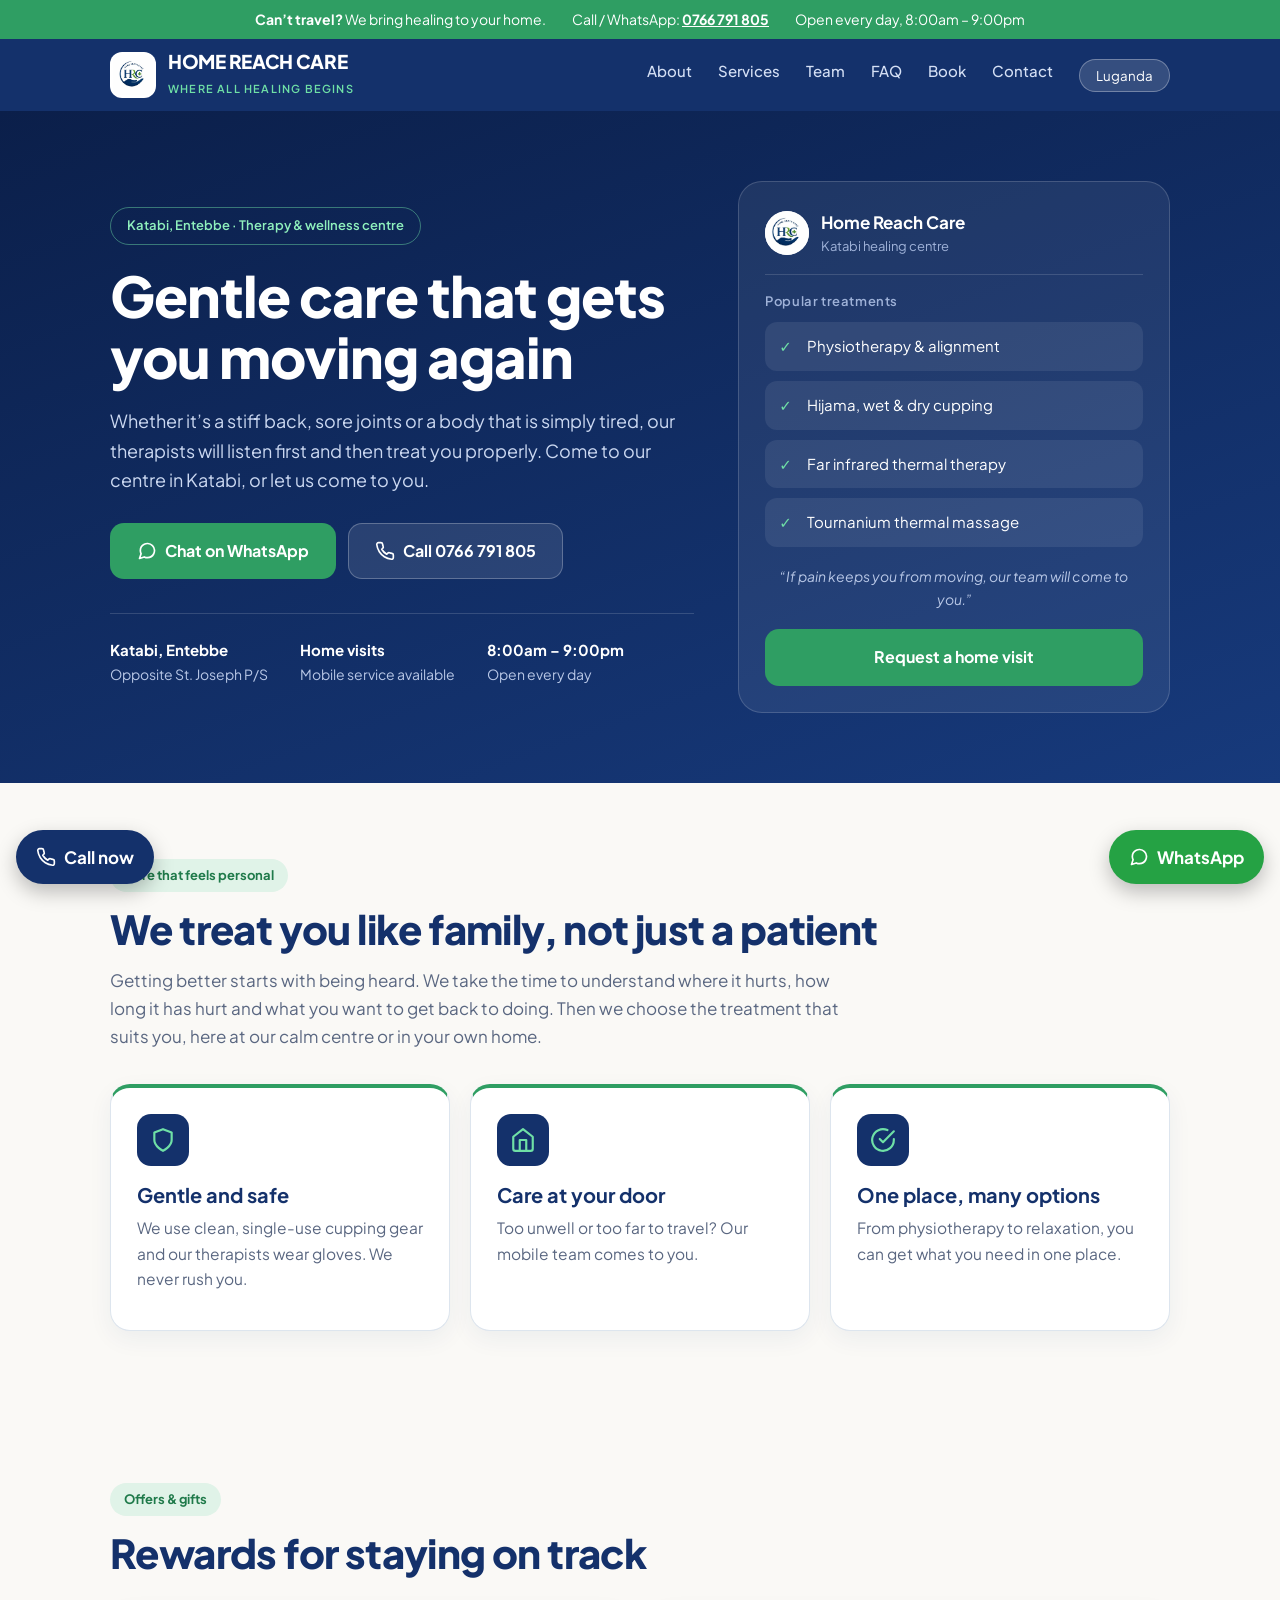
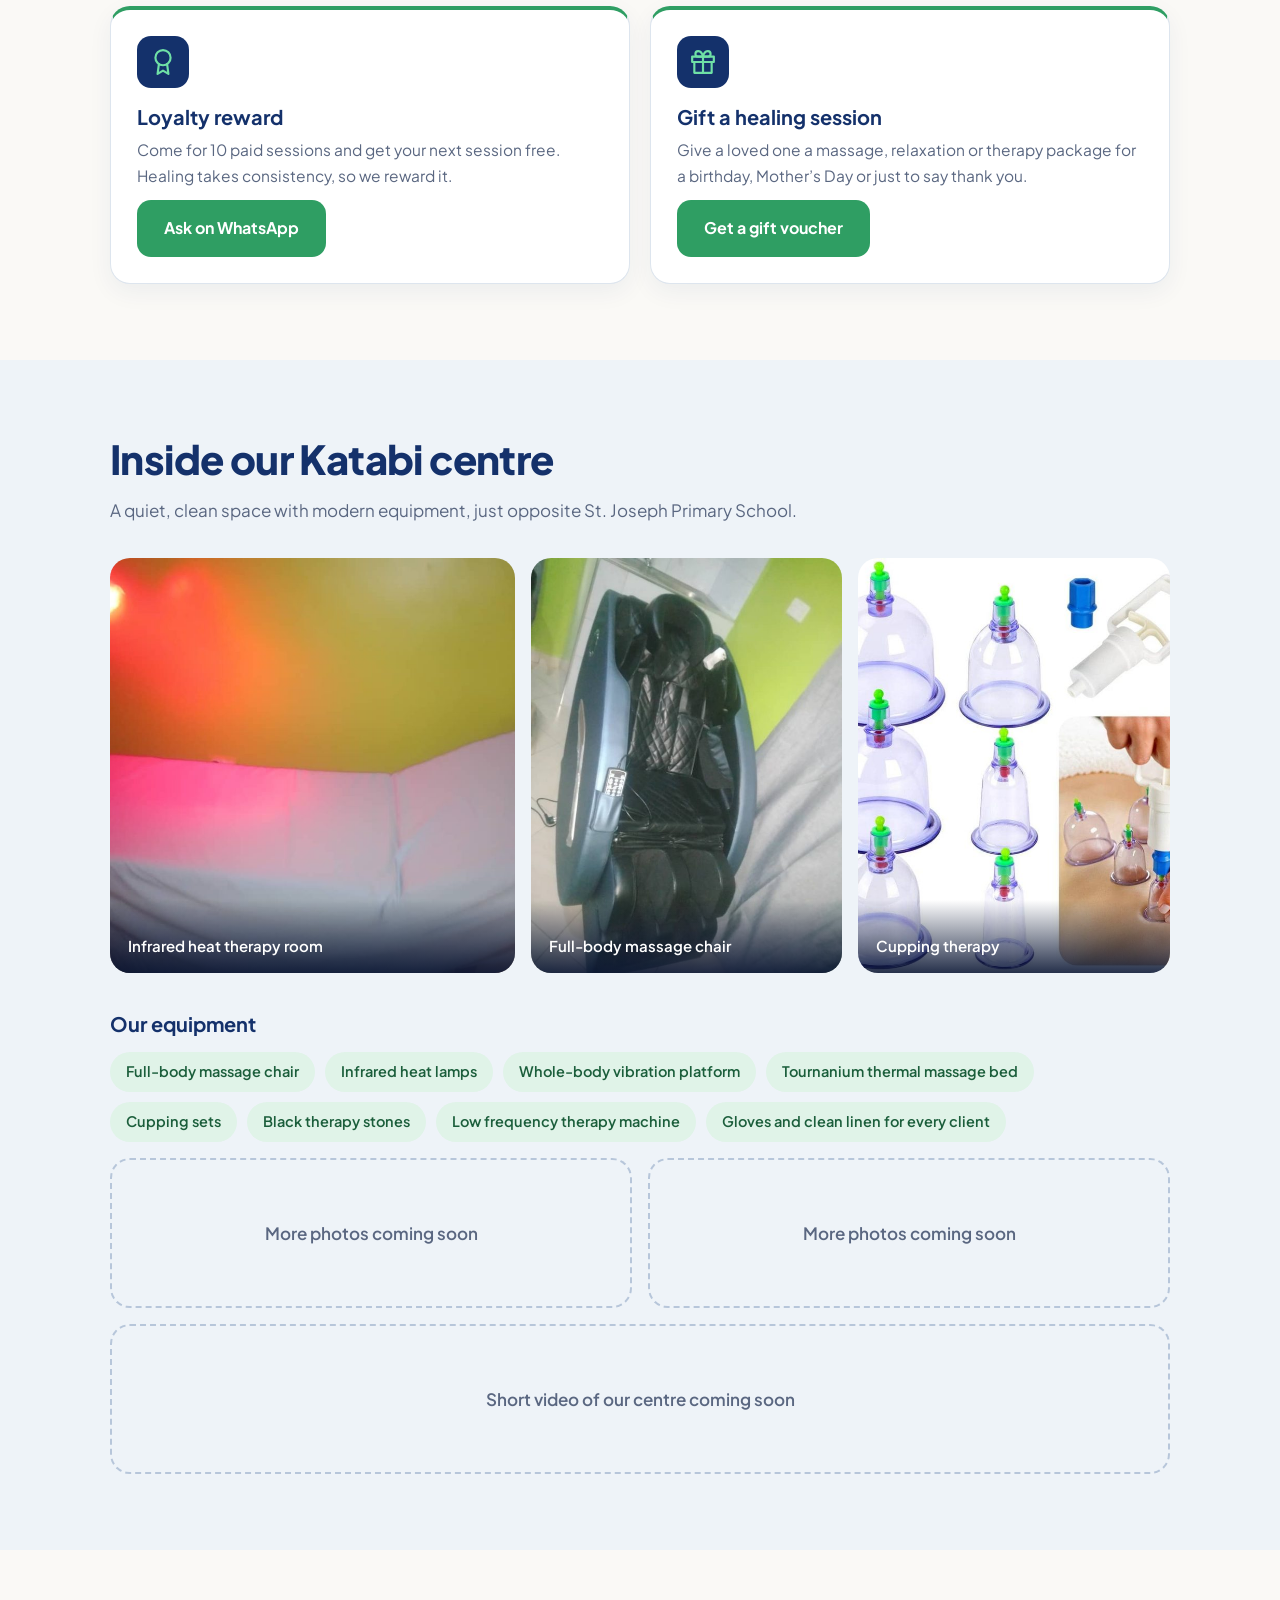
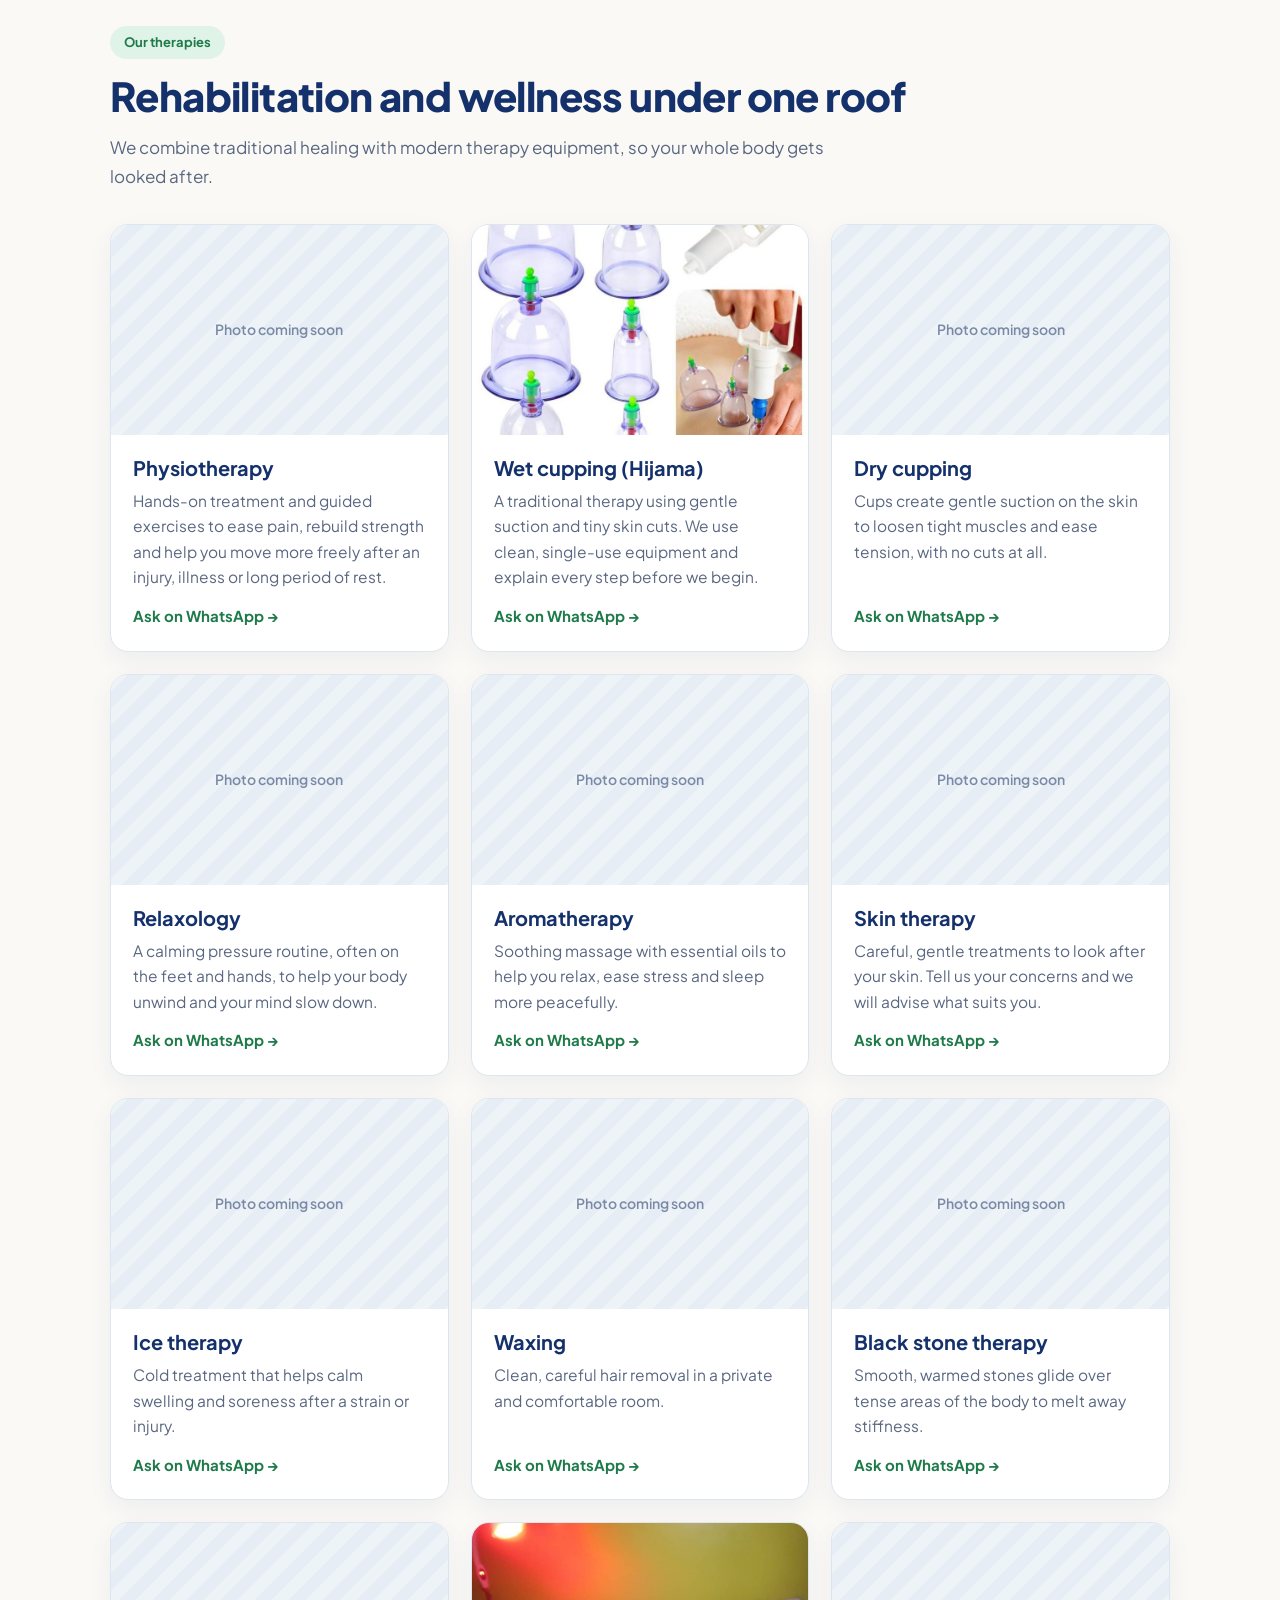
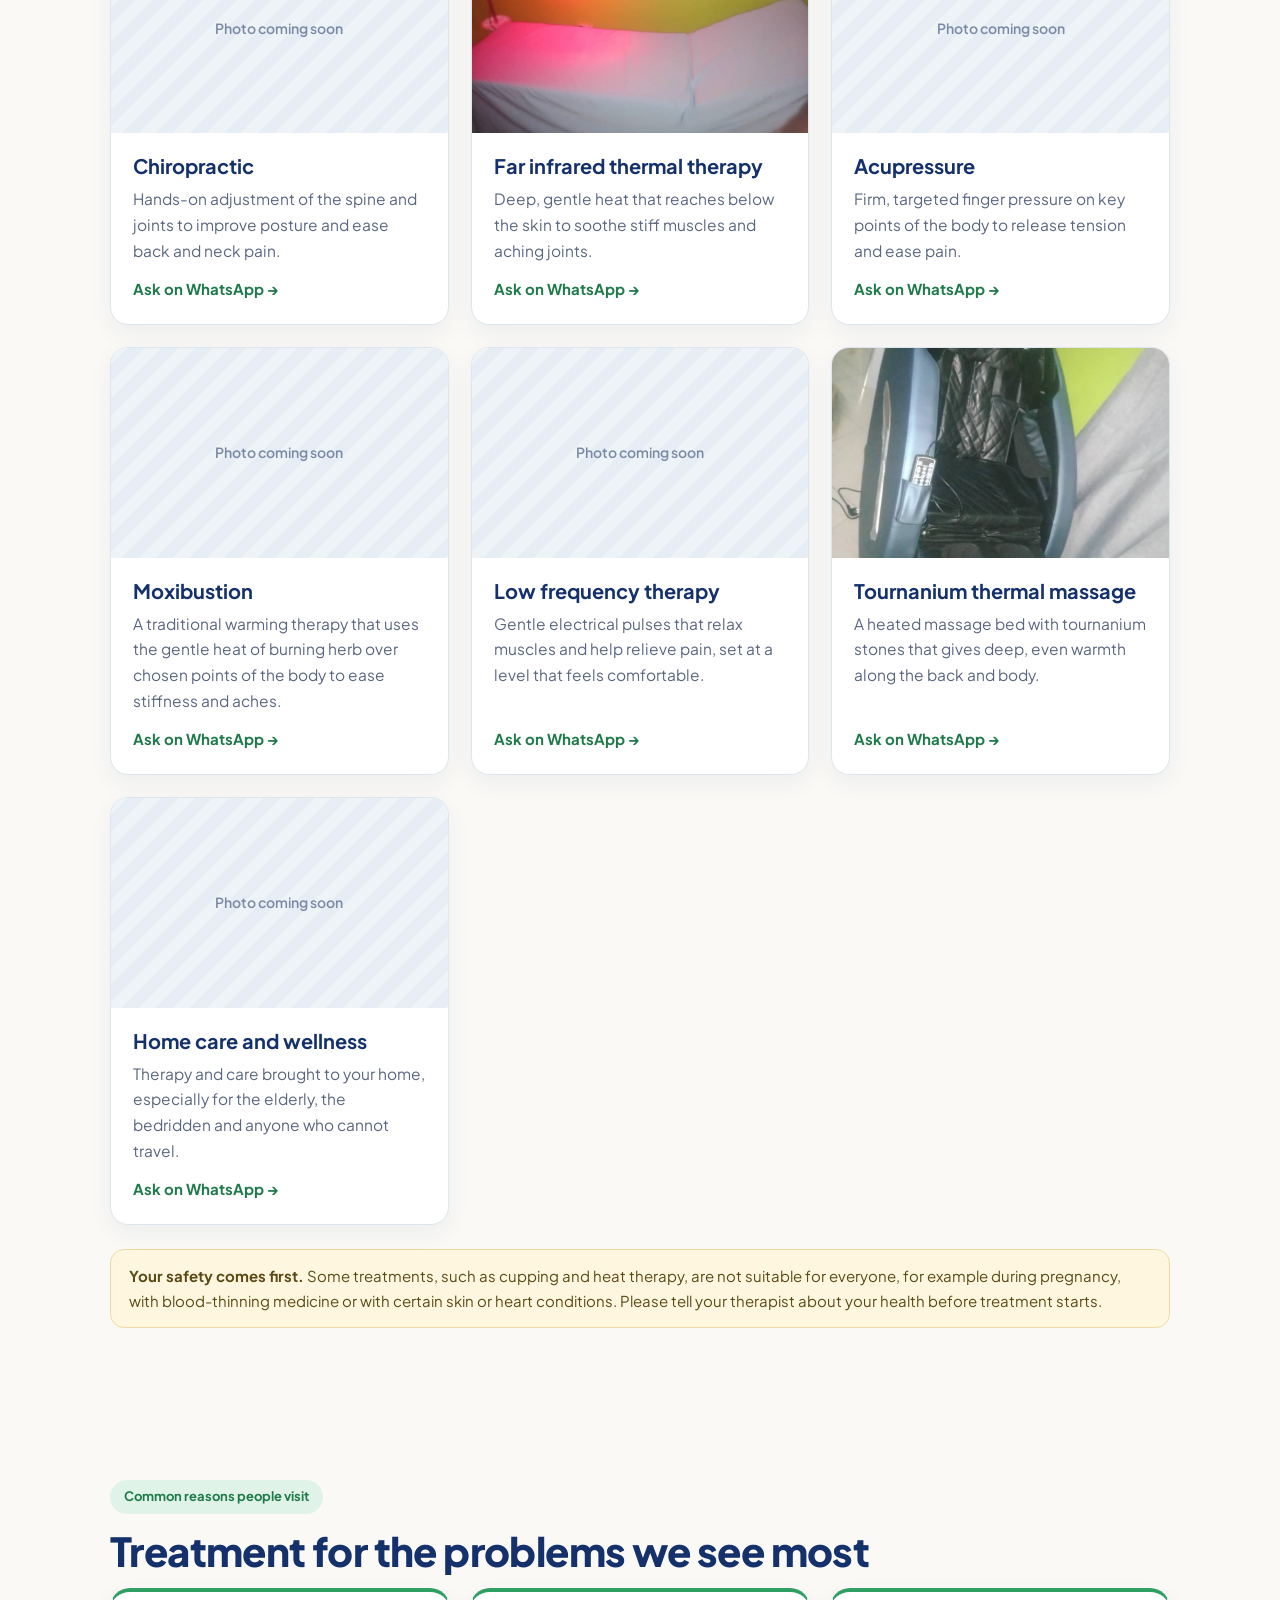
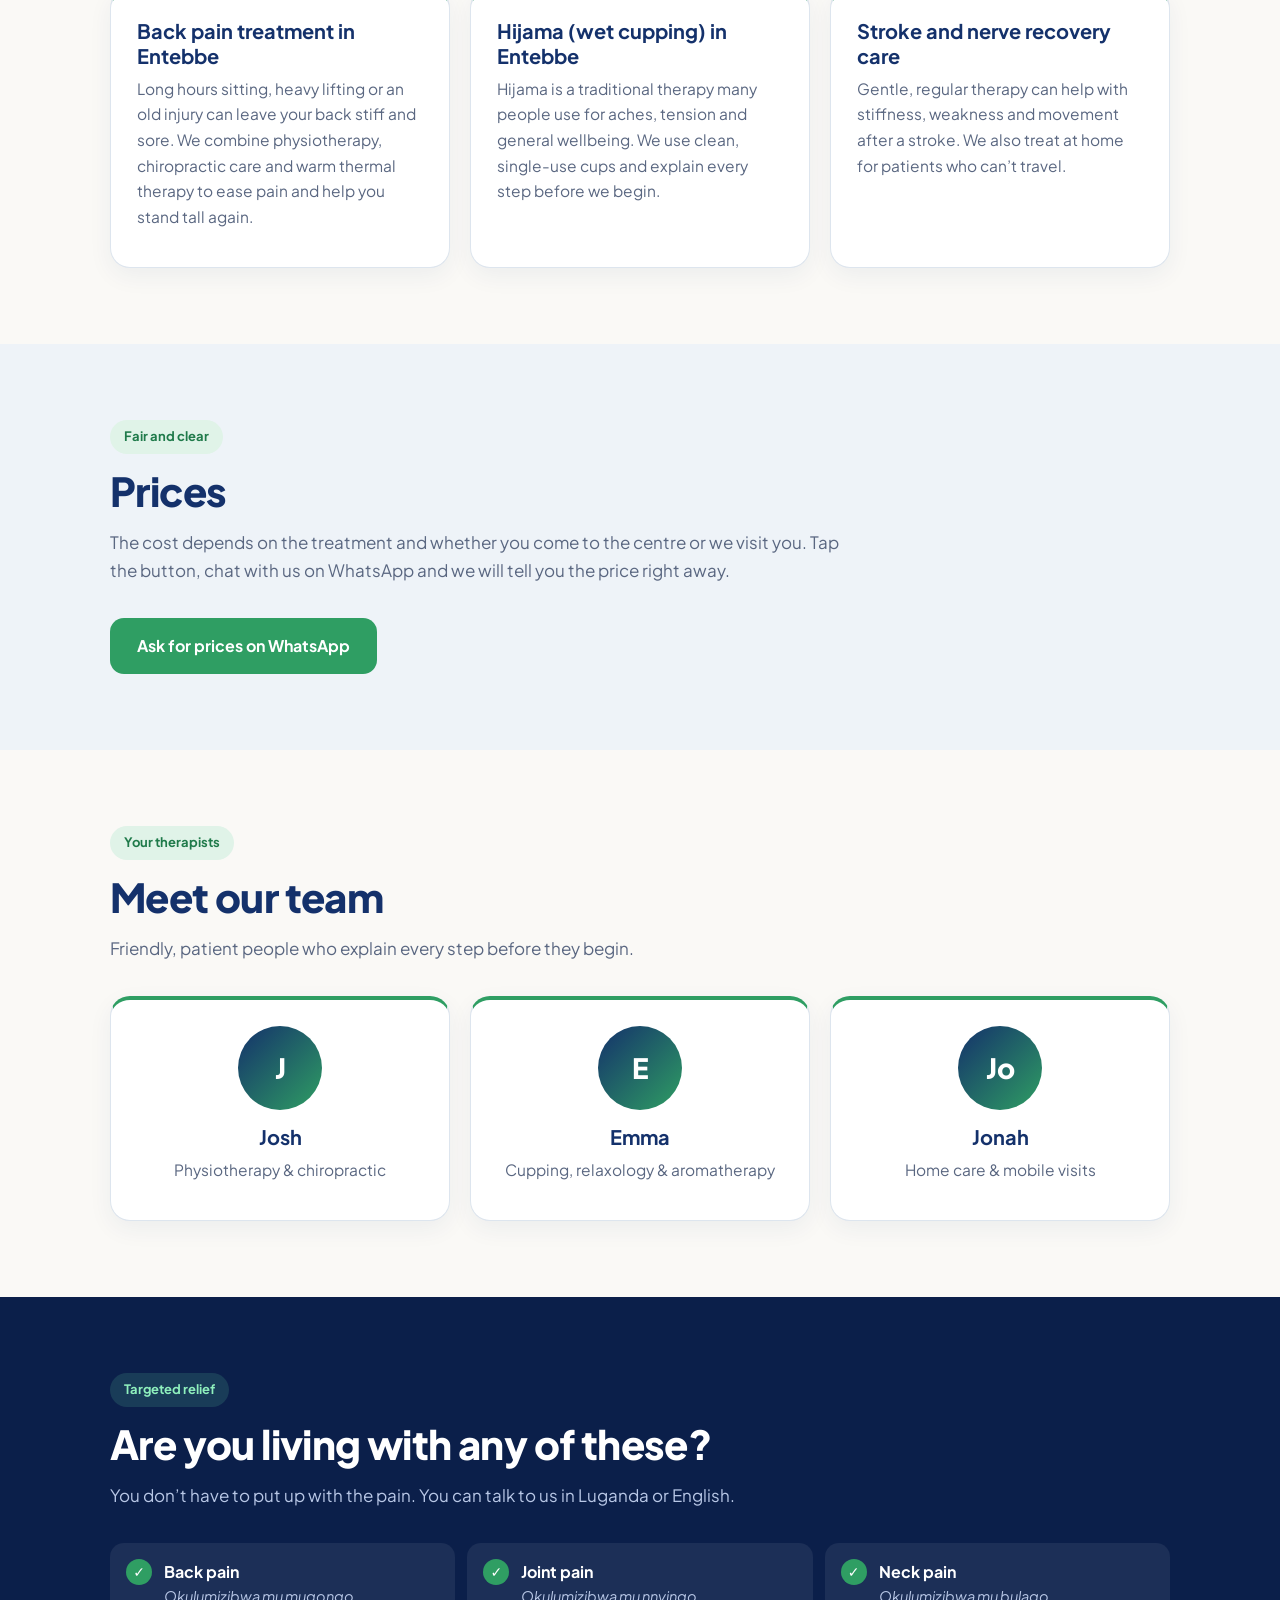
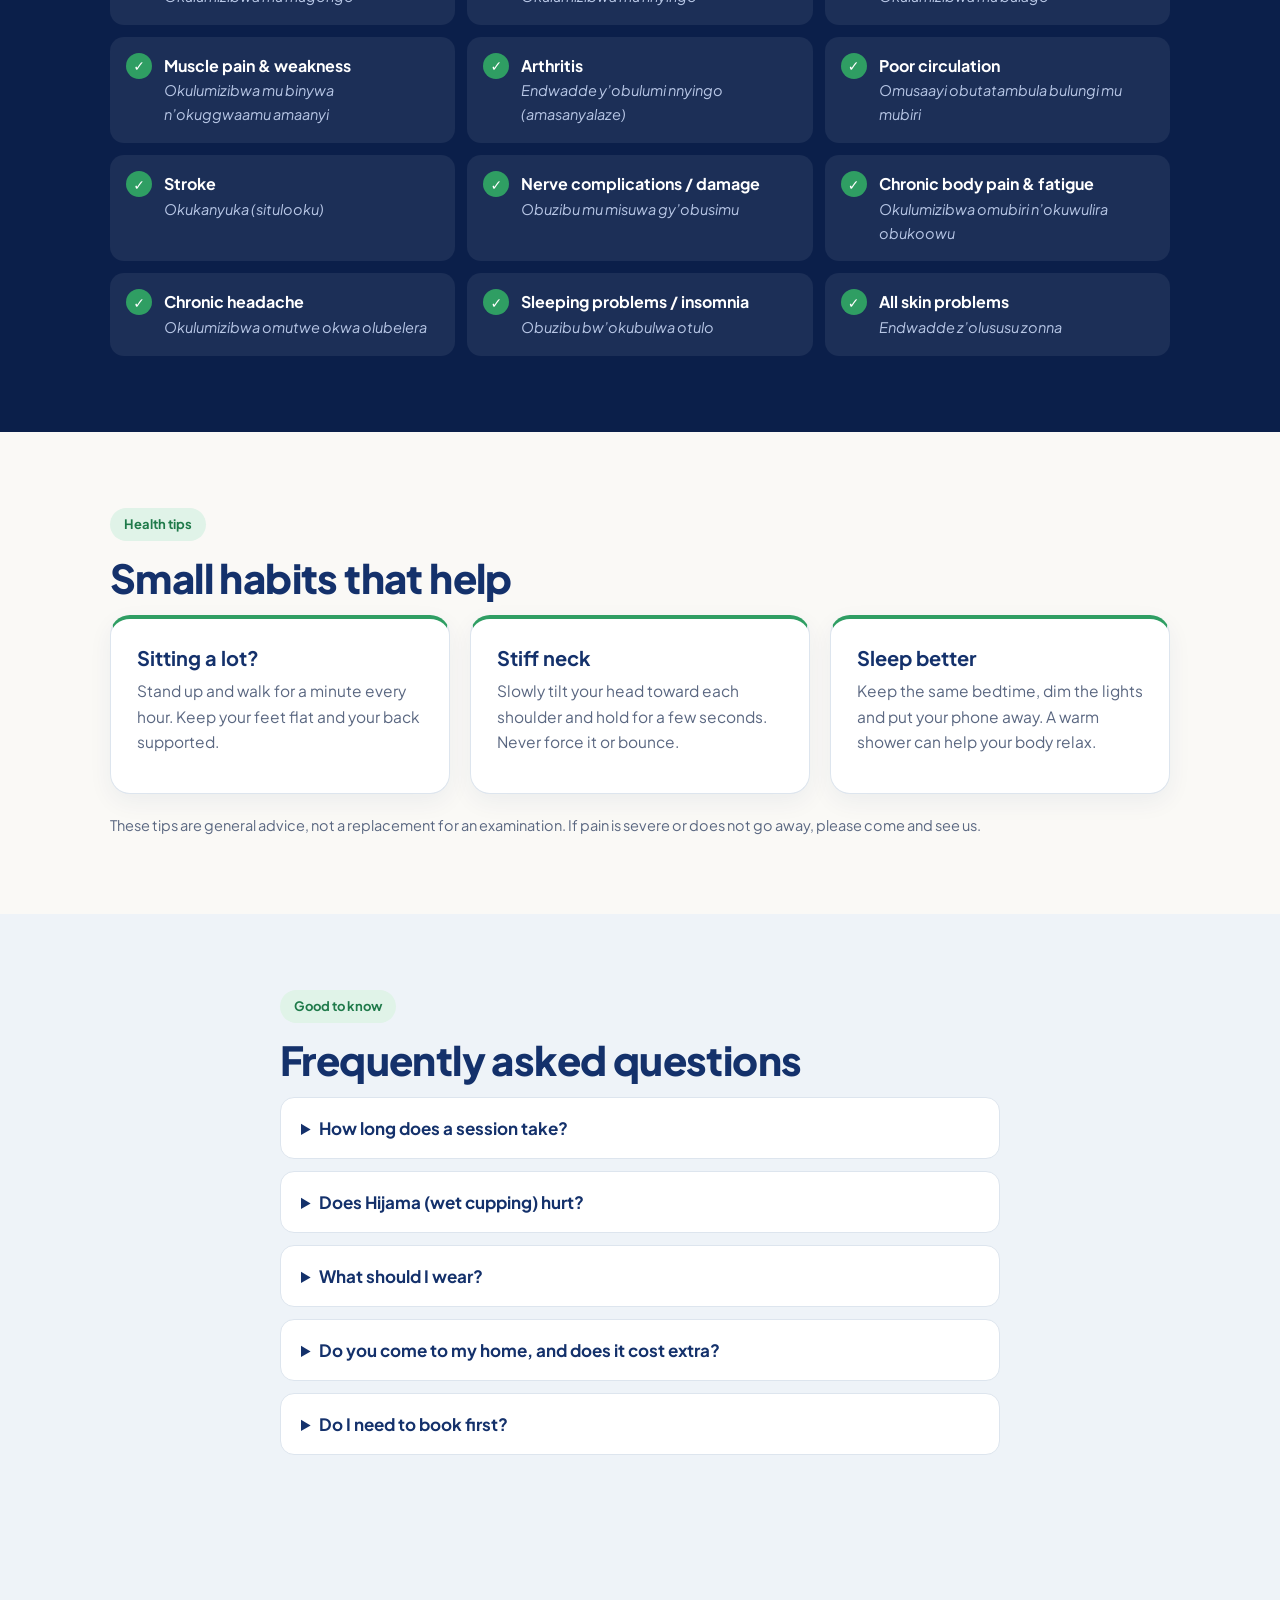
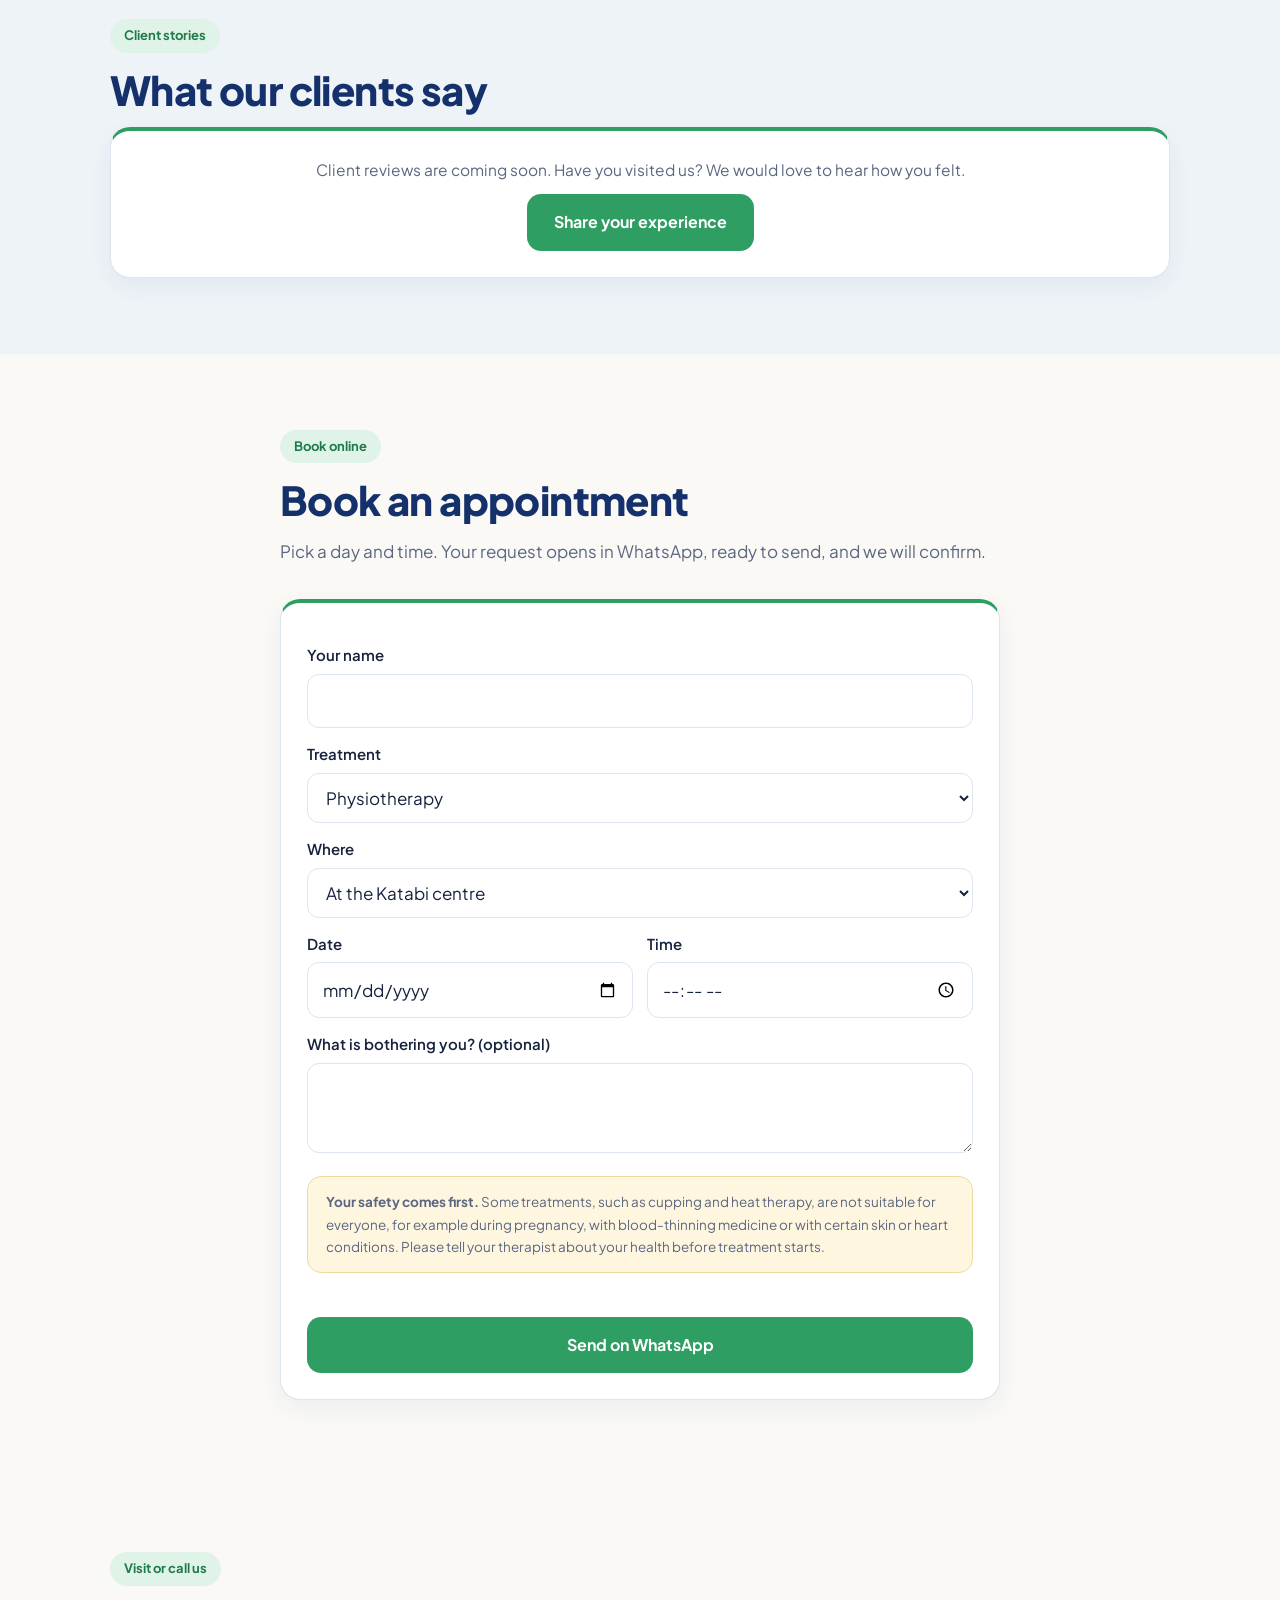
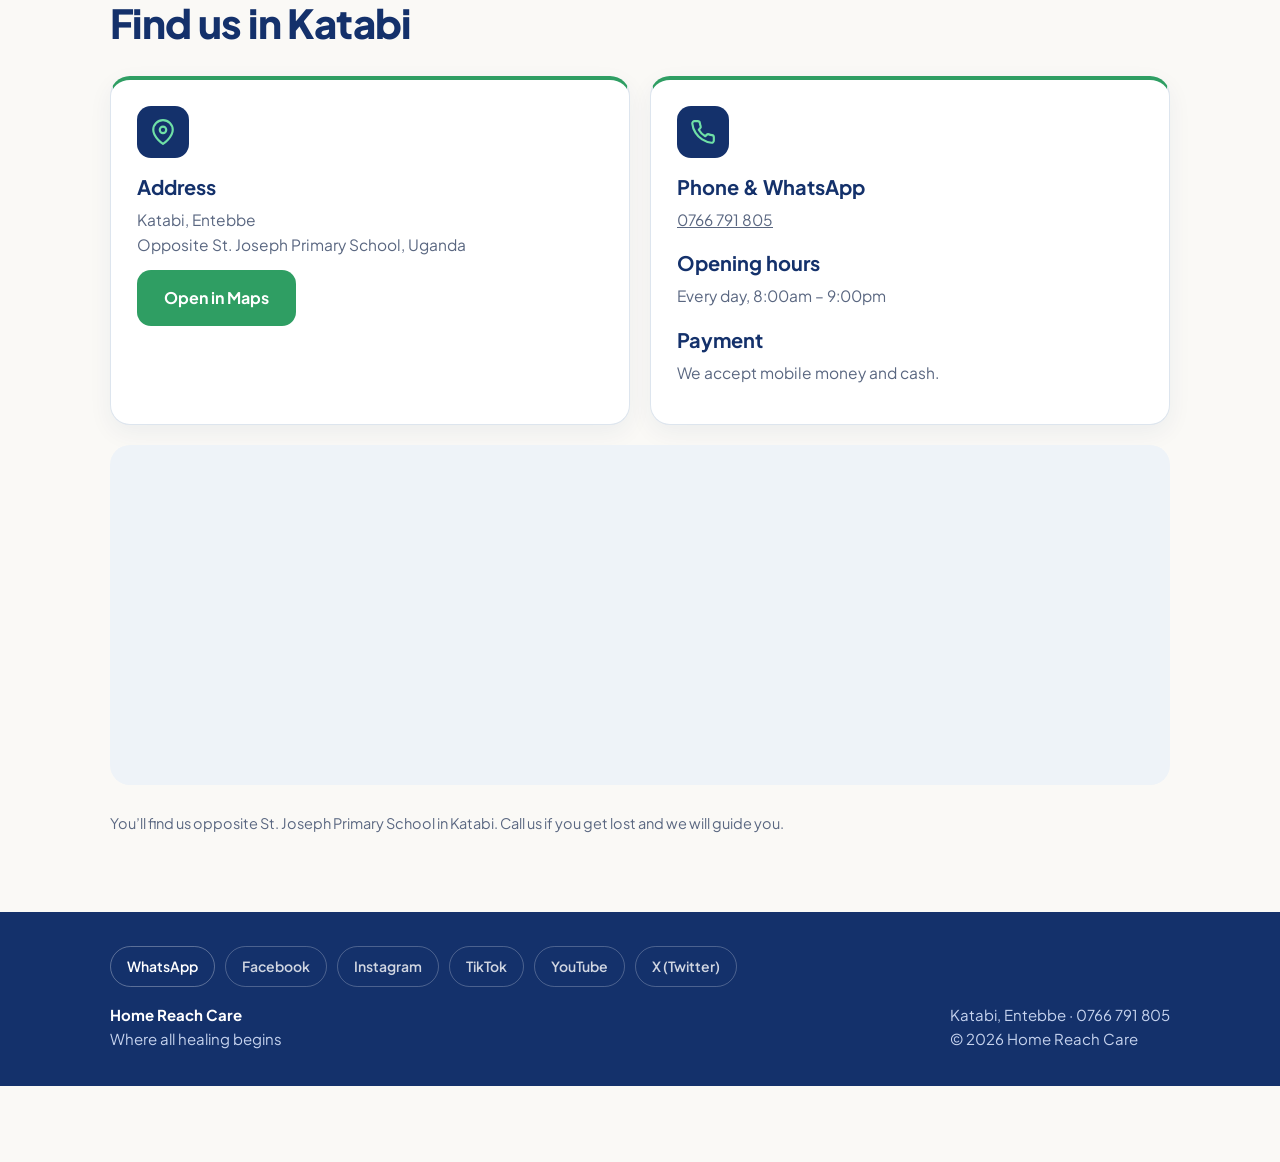
<file: index.html>
<!DOCTYPE html>
<html lang="en">
<head>
<meta charset="utf-8">
<meta name="viewport" content="width=device-width, initial-scale=1">
<title>Home Reach Care | Physiotherapy &amp; Wellness in Katabi, Entebbe</title>
<meta name="description" content="Physiotherapy, cupping, thermal therapy and home visits in Katabi, Entebbe. Open every day, 8:00am to 9:00pm.">
<meta name="theme-color" content="#14316b">
<link rel="icon" href="logo.jpg">
<link rel="preconnect" href="https://fonts.googleapis.com">
<link rel="preconnect" href="https://fonts.gstatic.com" crossorigin>
<link href="https://fonts.googleapis.com/css2?family=Plus+Jakarta+Sans:wght@400;500;600;800&display=swap" rel="stylesheet">
<link rel="stylesheet" href="styles.css">
<script type="application/ld+json">{"@context":"https://schema.org","@type":"MedicalBusiness","name":"Home Reach Care","description":"Physiotherapy, cupping, thermal therapy and home care in Katabi, Entebbe.","telephone":"+256766791805","address":{"@type":"PostalAddress","streetAddress":"Opposite St. Joseph Primary School, Katabi","addressLocality":"Entebbe","addressCountry":"UG"},"openingHours":"Mo-Su 08:00-21:00"}</script>
</head>
<body>

<div class="topbar">
  <span><b>Can’t travel?</b> We bring healing to your home.</span>
  <span>Call / WhatsApp: <a href="tel:+256766791805">0766 791 805</a></span>
  <span>Open every day, 8:00am – 9:00pm</span>
</div>

<header class="site-header">
  <div class="wrap bar">
    <a class="brand" href="#top"><img src="logo.jpg" alt="Home Reach Care logo"><span><strong>Home Reach Care</strong><small>Where all healing begins</small></span></a>
    <nav id="nav" aria-label="Main menu">
      <a href="#about">About</a><a href="#services">Services</a><a href="#team">Team</a><a href="#faq">FAQ</a><a href="#book">Book</a><a href="#contact">Contact</a><button class="lang" id="lang" type="button" aria-label="Switch language">Luganda</button>
    </nav>
    <button class="menu-btn" id="menuBtn" aria-expanded="false" aria-controls="nav" aria-label="Open menu">☰</button>
  </div>
</header>

<main id="top">
<section class="hero">
  <div class="wrap hero-grid">
    <div>
      <p class="badge">Katabi, Entebbe · Therapy &amp; wellness centre</p>
      <h1>Gentle care that gets you moving again</h1>
      <p class="sub">Whether it’s a stiff back, sore joints or a body that is simply tired, our therapists will listen first and then treat you properly. Come to our centre in Katabi, or let us come to you.</p>
      <div class="btns">
        <a class="btn green" data-wa="Hello Home Reach Care, I would like to book an appointment." href="https://wa.me/256766791805"><svg class="i" viewBox="0 0 24 24" aria-hidden="true"><path d="M21 11.5a8.38 8.38 0 0 1-.9 3.8 8.5 8.5 0 0 1-7.6 4.7 8.38 8.38 0 0 1-3.8-.9L3 21l1.9-5.7a8.38 8.38 0 0 1-.9-3.8 8.5 8.5 0 0 1 4.7-7.6 8.38 8.38 0 0 1 3.8-.9h.5a8.48 8.48 0 0 1 8 8v.5z"/></svg><span>Chat on WhatsApp</span></a>
        <a class="btn ghost" href="tel:+256766791805"><svg class="i" viewBox="0 0 24 24" aria-hidden="true"><path d="M22 16.92v3a2 2 0 0 1-2.18 2 19.79 19.79 0 0 1-8.63-3.07 19.5 19.5 0 0 1-6-6 19.79 19.79 0 0 1-3.07-8.67A2 2 0 0 1 4.11 2h3a2 2 0 0 1 2 1.72c.13.96.36 1.9.7 2.81a2 2 0 0 1-.45 2.11L8.09 9.91a16 16 0 0 0 6 6l1.27-1.27a2 2 0 0 1 2.11-.45c.91.34 1.85.57 2.81.7A2 2 0 0 1 22 16.92z"/></svg><span>Call 0766 791 805</span></a>
      </div>
      <ul class="facts">
        <li><b>Katabi, Entebbe</b>Opposite St. Joseph P/S</li>
        <li><b>Home visits</b>Mobile service available</li>
        <li><b>8:00am – 9:00pm</b>Open every day</li>
      </ul>
    </div>
    <aside class="hero-card" aria-label="Featured therapies">
      <div class="hc-head"><img src="logo.jpg" alt=""><div><b>Home Reach Care</b><small>Katabi healing centre</small></div></div>
      <p class="hc-title">Popular treatments</p>
      <ul class="ticks"><li>Physiotherapy &amp; alignment</li><li>Hijama, wet &amp; dry cupping</li><li>Far infrared thermal therapy</li><li>Tournanium thermal massage</li></ul>
      <p class="quote">“If pain keeps you from moving, our team will come to you.”</p>
      <a class="btn green block" data-wa="Hello, I would like to request a home care visit." href="https://wa.me/256766791805">Request a home visit</a>
    </aside>
  </div>
</section>

<section id="about" class="section">
  <div class="wrap">
    <p class="pill">Care that feels personal</p>
    <h2>We treat you like family, not just a patient</h2>
    <p class="lead">Getting better starts with being heard. We take the time to understand where it hurts, how long it has hurt and what you want to get back to doing. Then we choose the treatment that suits you, here at our calm centre or in your own home.</p>
    <div class="cards three">
      <div class="card"><span class="ico"><svg class="" viewBox="0 0 24 24" aria-hidden="true"><path d="M12 22s8-4 8-10V5l-8-3-8 3v7c0 6 8 10 8 10z"/></svg></span><h3>Gentle and safe</h3><p>We use clean, single-use cupping gear and our therapists wear gloves. We never rush you.</p></div>
      <div class="card"><span class="ico"><svg class="" viewBox="0 0 24 24" aria-hidden="true"><path d="M3 9l9-7 9 7v11a2 2 0 0 1-2 2H5a2 2 0 0 1-2-2z"/><polyline points="9 22 9 12 15 12 15 22"/></svg></span><h3>Care at your door</h3><p>Too unwell or too far to travel? Our mobile team comes to you.</p></div>
      <div class="card"><span class="ico"><svg class="" viewBox="0 0 24 24" aria-hidden="true"><path d="M22 11.08V12a10 10 0 1 1-5.93-9.14"/><polyline points="22 4 12 14.01 9 11.01"/></svg></span><h3>One place, many options</h3><p>From physiotherapy to relaxation, you can get what you need in one place.</p></div>
    </div>
  </div>
</section>


<section id="offers" class="section">
  <div class="wrap">
    <p class="pill">Offers &amp; gifts</p>
    <h2>Rewards for staying on track</h2>
    <div class="cards two">
      <div class="card"><span class="ico"><svg class="" viewBox="0 0 24 24" aria-hidden="true"><circle cx="12" cy="8" r="7"/><polyline points="8.21 13.89 7 23 12 20 17 23 15.79 13.88"/></svg></span><h3>Loyalty reward</h3><p>Come for 10 paid sessions and get your next session free. Healing takes consistency, so we reward it.</p><a class="btn green" data-wa="Hello, I would like to know more about the loyalty offer." href="https://wa.me/256766791805">Ask on WhatsApp</a></div>
      <div class="card"><span class="ico"><svg class="" viewBox="0 0 24 24" aria-hidden="true"><polyline points="20 12 20 22 4 22 4 12"/><rect x="2" y="7" width="20" height="5"/><line x1="12" y1="22" x2="12" y2="7"/><path d="M12 7H7.5a2.5 2.5 0 0 1 0-5C11 2 12 7 12 7z"/><path d="M12 7h4.5a2.5 2.5 0 0 0 0-5C13 2 12 7 12 7z"/></svg></span><h3>Gift a healing session</h3><p>Give a loved one a massage, relaxation or therapy package for a birthday, Mother’s Day or just to say thank you.</p><a class="btn green" data-wa="Hello, I would like to buy a gift voucher or package." href="https://wa.me/256766791805">Get a gift voucher</a></div>
    </div>
  </div>
</section>

<section id="centre" class="section tint">
  <div class="wrap">
    <h2>Inside our Katabi centre</h2>
    <p class="lead">A quiet, clean space with modern equipment, just opposite St. Joseph Primary School.</p>
    <div class="gallery">
      <figure><img src="lamp.jpg" alt="Treatment bed with an infrared heat lamp" loading="lazy"><figcaption>Infrared heat therapy room</figcaption></figure>
      <figure><img src="chair.jpg" alt="Full-body massage chair" loading="lazy"><figcaption>Full-body massage chair</figcaption></figure>
      <figure><img src="cups.jpg" alt="Cupping therapy set" loading="lazy"><figcaption>Cupping therapy</figcaption></figure>
    </div>
    <div class="fulllist"><h3>Our equipment</h3><ul class="chips"><li>Full-body massage chair</li><li>Infrared heat lamps</li><li>Whole-body vibration platform</li><li>Tournanium thermal massage bed</li><li>Cupping sets</li><li>Black therapy stones</li><li>Low frequency therapy machine</li><li>Gloves and clean linen for every client</li></ul></div>
    <div class="soon-grid">
      <div class="ph">More photos coming soon</div>
      <div class="ph">More photos coming soon</div>
      <div class="ph wide">Short video of our centre coming soon</div>
    </div>
  </div>
</section>

<section id="services" class="section">
  <div class="wrap">
    <p class="pill">Our therapies</p>
    <h2>Rehabilitation and wellness under one roof</h2>
    <p class="lead">We combine traditional healing with modern therapy equipment, so your whole body gets looked after.</p>
    <div class="sgrid">
      <article class="scard"><div class="sphoto"><div class="nophoto">Photo coming soon</div></div><div class="sbody"><h3>Physiotherapy</h3><p>Hands-on treatment and guided exercises to ease pain, rebuild strength and help you move more freely after an injury, illness or long period of rest.</p><a data-wa="Hello, I would like to ask about Physiotherapy." href="https://wa.me/256766791805">Ask on WhatsApp →</a></div></article>
      <article class="scard"><div class="sphoto"><img src="cups.jpg" alt="Wet cupping (Hijama)" loading="lazy"></div><div class="sbody"><h3>Wet cupping (Hijama)</h3><p>A traditional therapy using gentle suction and tiny skin cuts. We use clean, single-use equipment and explain every step before we begin.</p><a data-wa="Hello, I would like to ask about Wet cupping (Hijama)." href="https://wa.me/256766791805">Ask on WhatsApp →</a></div></article>
      <article class="scard"><div class="sphoto"><div class="nophoto">Photo coming soon</div></div><div class="sbody"><h3>Dry cupping</h3><p>Cups create gentle suction on the skin to loosen tight muscles and ease tension, with no cuts at all.</p><a data-wa="Hello, I would like to ask about Dry cupping." href="https://wa.me/256766791805">Ask on WhatsApp →</a></div></article>
      <article class="scard"><div class="sphoto"><div class="nophoto">Photo coming soon</div></div><div class="sbody"><h3>Relaxology</h3><p>A calming pressure routine, often on the feet and hands, to help your body unwind and your mind slow down.</p><a data-wa="Hello, I would like to ask about Relaxology." href="https://wa.me/256766791805">Ask on WhatsApp →</a></div></article>
      <article class="scard"><div class="sphoto"><div class="nophoto">Photo coming soon</div></div><div class="sbody"><h3>Aromatherapy</h3><p>Soothing massage with essential oils to help you relax, ease stress and sleep more peacefully.</p><a data-wa="Hello, I would like to ask about Aromatherapy." href="https://wa.me/256766791805">Ask on WhatsApp →</a></div></article>
      <article class="scard"><div class="sphoto"><div class="nophoto">Photo coming soon</div></div><div class="sbody"><h3>Skin therapy</h3><p>Careful, gentle treatments to look after your skin. Tell us your concerns and we will advise what suits you.</p><a data-wa="Hello, I would like to ask about Skin therapy." href="https://wa.me/256766791805">Ask on WhatsApp →</a></div></article>
      <article class="scard"><div class="sphoto"><div class="nophoto">Photo coming soon</div></div><div class="sbody"><h3>Ice therapy</h3><p>Cold treatment that helps calm swelling and soreness after a strain or injury.</p><a data-wa="Hello, I would like to ask about Ice therapy." href="https://wa.me/256766791805">Ask on WhatsApp →</a></div></article>
      <article class="scard"><div class="sphoto"><div class="nophoto">Photo coming soon</div></div><div class="sbody"><h3>Waxing</h3><p>Clean, careful hair removal in a private and comfortable room.</p><a data-wa="Hello, I would like to ask about Waxing." href="https://wa.me/256766791805">Ask on WhatsApp →</a></div></article>
      <article class="scard"><div class="sphoto"><div class="nophoto">Photo coming soon</div></div><div class="sbody"><h3>Black stone therapy</h3><p>Smooth, warmed stones glide over tense areas of the body to melt away stiffness.</p><a data-wa="Hello, I would like to ask about Black stone therapy." href="https://wa.me/256766791805">Ask on WhatsApp →</a></div></article>
      <article class="scard"><div class="sphoto"><div class="nophoto">Photo coming soon</div></div><div class="sbody"><h3>Chiropractic</h3><p>Hands-on adjustment of the spine and joints to improve posture and ease back and neck pain.</p><a data-wa="Hello, I would like to ask about Chiropractic." href="https://wa.me/256766791805">Ask on WhatsApp →</a></div></article>
      <article class="scard"><div class="sphoto"><img src="lamp.jpg" alt="Far infrared thermal therapy" loading="lazy"></div><div class="sbody"><h3>Far infrared thermal therapy</h3><p>Deep, gentle heat that reaches below the skin to soothe stiff muscles and aching joints.</p><a data-wa="Hello, I would like to ask about Far infrared thermal therapy." href="https://wa.me/256766791805">Ask on WhatsApp →</a></div></article>
      <article class="scard"><div class="sphoto"><div class="nophoto">Photo coming soon</div></div><div class="sbody"><h3>Acupressure</h3><p>Firm, targeted finger pressure on key points of the body to release tension and ease pain.</p><a data-wa="Hello, I would like to ask about Acupressure." href="https://wa.me/256766791805">Ask on WhatsApp →</a></div></article>
      <article class="scard"><div class="sphoto"><div class="nophoto">Photo coming soon</div></div><div class="sbody"><h3>Moxibustion</h3><p>A traditional warming therapy that uses the gentle heat of burning herb over chosen points of the body to ease stiffness and aches.</p><a data-wa="Hello, I would like to ask about Moxibustion." href="https://wa.me/256766791805">Ask on WhatsApp →</a></div></article>
      <article class="scard"><div class="sphoto"><div class="nophoto">Photo coming soon</div></div><div class="sbody"><h3>Low frequency therapy</h3><p>Gentle electrical pulses that relax muscles and help relieve pain, set at a level that feels comfortable.</p><a data-wa="Hello, I would like to ask about Low frequency therapy." href="https://wa.me/256766791805">Ask on WhatsApp →</a></div></article>
      <article class="scard"><div class="sphoto"><img src="chair.jpg" alt="Tournanium thermal massage" loading="lazy"></div><div class="sbody"><h3>Tournanium thermal massage</h3><p>A heated massage bed with tournanium stones that gives deep, even warmth along the back and body.</p><a data-wa="Hello, I would like to ask about Tournanium thermal massage." href="https://wa.me/256766791805">Ask on WhatsApp →</a></div></article>
      <article class="scard"><div class="sphoto"><div class="nophoto">Photo coming soon</div></div><div class="sbody"><h3>Home care and wellness</h3><p>Therapy and care brought to your home, especially for the elderly, the bedridden and anyone who cannot travel.</p><a data-wa="Hello, I would like to ask about Home care and wellness." href="https://wa.me/256766791805">Ask on WhatsApp →</a></div></article>
    </div>
    <p class="safety"><b>Your safety comes first.</b> Some treatments, such as cupping and heat therapy, are not suitable for everyone, for example during pregnancy, with blood-thinning medicine or with certain skin or heart conditions. Please tell your therapist about your health before treatment starts.</p>
  </div>
</section>



<section id="known" class="section">
  <div class="wrap">
    <p class="pill">Common reasons people visit</p>
    <h2>Treatment for the problems we see most</h2>
    <div class="cards three">
      <article class="card"><h3>Back pain treatment in Entebbe</h3><p>Long hours sitting, heavy lifting or an old injury can leave your back stiff and sore. We combine physiotherapy, chiropractic care and warm thermal therapy to ease pain and help you stand tall again.</p></article>
      <article class="card"><h3>Hijama (wet cupping) in Entebbe</h3><p>Hijama is a traditional therapy many people use for aches, tension and general wellbeing. We use clean, single-use cups and explain every step before we begin.</p></article>
      <article class="card"><h3>Stroke and nerve recovery care</h3><p>Gentle, regular therapy can help with stiffness, weakness and movement after a stroke. We also treat at home for patients who can’t travel.</p></article>
    </div>
  </div>
</section>

<section id="prices" class="section tint">
  <div class="wrap">
    <p class="pill">Fair and clear</p>
    <h2>Prices</h2>
    <p class="lead">The cost depends on the treatment and whether you come to the centre or we visit you. Tap the button, chat with us on WhatsApp and we will tell you the price right away.</p>
    <a class="btn green" data-wa="Hello, please send me your price list." href="https://wa.me/256766791805">Ask for prices on WhatsApp</a>
  </div>
</section>

<section id="team" class="section">
  <div class="wrap">
    <p class="pill">Your therapists</p>
    <h2>Meet our team</h2>
    <p class="lead">Friendly, patient people who explain every step before they begin.</p>
    <div class="cards three">
      <div class="card team"><span class="av">J</span><h3>Josh</h3><p>Physiotherapy &amp; chiropractic</p></div>
      <div class="card team"><span class="av">E</span><h3>Emma</h3><p>Cupping, relaxology &amp; aromatherapy</p></div>
      <div class="card team"><span class="av">Jo</span><h3>Jonah</h3><p>Home care &amp; mobile visits</p></div>
    </div>
  </div>
</section>

<section id="conditions" class="section dark">
  <div class="wrap">
    <p class="pill light">Targeted relief</p>
    <h2>Are you living with any of these?</h2>
    <p class="lead">You don’t have to put up with the pain. You can talk to us in Luganda or English.</p>
    <ul class="conds">
      <li><b>Back pain</b>Okulumizibwa mu mugongo</li>
      <li><b>Joint pain</b>Okulumizibwa mu nnyingo</li>
      <li><b>Neck pain</b>Okulumizibwa mu bulago</li>
      <li><b>Muscle pain &amp; weakness</b>Okulumizibwa mu binywa n’okuggwaamu amaanyi</li>
      <li><b>Arthritis</b>Endwadde y’obulumi nnyingo (amasanyalaze)</li>
      <li><b>Poor circulation</b>Omusaayi obutatambula bulungi mu mubiri</li>
      <li><b>Stroke</b>Okukanyuka (situlooku)</li>
      <li><b>Nerve complications / damage</b>Obuzibu mu misuwa gy’obusimu</li>
      <li><b>Chronic body pain &amp; fatigue</b>Okulumizibwa omubiri n’okuwulira obukoowu</li>
      <li><b>Chronic headache</b>Okulumizibwa omutwe okwa olubelera</li>
      <li><b>Sleeping problems / insomnia</b>Obuzibu bw’okubulwa otulo</li>
      <li><b>All skin problems</b>Endwadde z’olususu zonna</li>
    </ul>
  </div>
</section>



<section id="tips" class="section">
  <div class="wrap">
    <p class="pill">Health tips</p>
    <h2>Small habits that help</h2>
    <div class="cards three">
      <div class="card"><h3>Sitting a lot?</h3><p>Stand up and walk for a minute every hour. Keep your feet flat and your back supported.</p></div>
      <div class="card"><h3>Stiff neck</h3><p>Slowly tilt your head toward each shoulder and hold for a few seconds. Never force it or bounce.</p></div>
      <div class="card"><h3>Sleep better</h3><p>Keep the same bedtime, dim the lights and put your phone away. A warm shower can help your body relax.</p></div>
    </div>
    <p class="note">These tips are general advice, not a replacement for an examination. If pain is severe or does not go away, please come and see us.</p>
  </div>
</section>

<section id="faq" class="section tint">
  <div class="wrap narrow">
    <p class="pill">Good to know</p>
    <h2>Frequently asked questions</h2>
    <details><summary>How long does a session take?</summary><p>It depends on the treatment. We’ll tell you the time when you book.</p></details>
    <details><summary>Does Hijama (wet cupping) hurt?</summary><p>Most people feel a tight pulling sensation rather than sharp pain. Our therapist explains each step and stops if you are uncomfortable.</p></details>
    <details><summary>What should I wear?</summary><p>Loose, comfortable clothes that are easy to move in. We will cover you with a clean sheet during treatment.</p></details>
    <details><summary>Do you come to my home, and does it cost extra?</summary><p>Yes, we do home visits around Entebbe. Ask us when you book and we will give you the cost for your area.</p></details>
    <details><summary>Do I need to book first?</summary><p>Booking is best so there is no waiting, but call or WhatsApp us and we will do our best to fit you in.</p></details>
  </div>
</section>


<section id="reviews" class="section tint">
  <div class="wrap">
    <p class="pill">Client stories</p>
    <h2>What our clients say</h2>
    <div class="card center"><p>Client reviews are coming soon. Have you visited us? We would love to hear how you felt.</p><a class="btn green" data-wa="Hello Home Reach Care, I would like to share my review." href="https://wa.me/256766791805">Share your experience</a></div>
  </div>
</section>

<section id="book" class="section">
  <div class="wrap narrow">
    <p class="pill">Book online</p>
    <h2>Book an appointment</h2>
    <p class="lead">Pick a day and time. Your request opens in WhatsApp, ready to send, and we will confirm.</p>
    <div class="card form">
      <label for="f-n">Your name</label><input id="f-n" autocomplete="name">
      <label for="f-s">Treatment</label>
      <select id="f-s"><option>Physiotherapy</option><option>Wet cupping (Hijama)</option><option>Dry cupping</option><option>Relaxology</option><option>Aromatherapy</option><option>Skin therapy</option><option>Ice therapy</option><option>Waxing</option><option>Black stone therapy</option><option>Chiropractic</option><option>Far infrared thermal therapy</option><option>Acupressure</option><option>Moxibustion</option><option>Low frequency therapy</option><option>Tournanium thermal massage</option><option>Home care and wellness</option><option>Not sure yet, please advise me</option></select>
      <label for="f-w">Where</label>
      <select id="f-w"><option>At the Katabi centre</option><option>Home visit</option></select>
      <div id="homeFields" hidden>
        <label for="f-p">Your phone number</label><input id="f-p" type="tel" inputmode="tel" autocomplete="tel" placeholder="e.g. 07xx xxx xxx">
        <label for="f-l">Where should we come? (area, landmark or directions)</label><textarea id="f-l" placeholder="e.g. Kisubi, near the church, blue gate"></textarea>
      </div>
      <div class="row"><div><label for="f-d">Date</label><input id="f-d" type="date"></div><div><label for="f-t">Time</label><input id="f-t" type="time" min="08:00" max="21:00"></div></div>
      <label for="f-m">What is bothering you? (optional)</label><textarea id="f-m"></textarea>
      <p class="safety small"><b>Your safety comes first.</b> Some treatments, such as cupping and heat therapy, are not suitable for everyone, for example during pregnancy, with blood-thinning medicine or with certain skin or heart conditions. Please tell your therapist about your health before treatment starts.</p>
      <p id="f-e" class="err" role="alert"></p>
      <a class="btn green block" id="f-go" href="https://wa.me/256766791805" target="_blank" rel="noopener">Send on WhatsApp</a>
    </div>
  </div>
</section>

<section id="contact" class="section">
  <div class="wrap">
    <p class="pill">Visit or call us</p>
    <h2>Find us in Katabi</h2>
    <div class="cards two">
      <div class="card"><span class="ico"><svg class="" viewBox="0 0 24 24" aria-hidden="true"><path d="M21 10c0 7-9 13-9 13s-9-6-9-13a9 9 0 0 1 18 0z"/><circle cx="12" cy="10" r="3"/></svg></span><h3>Address</h3><p>Katabi, Entebbe<br>Opposite St. Joseph Primary School, Uganda</p><a class="btn green" target="_blank" rel="noopener" href="https://www.google.com/maps/search/?api=1&query=St.+Joseph+Primary+School+Katabi+Entebbe">Open in Maps</a></div>
      <div class="card"><span class="ico"><svg class="" viewBox="0 0 24 24" aria-hidden="true"><path d="M22 16.92v3a2 2 0 0 1-2.18 2 19.79 19.79 0 0 1-8.63-3.07 19.5 19.5 0 0 1-6-6 19.79 19.79 0 0 1-3.07-8.67A2 2 0 0 1 4.11 2h3a2 2 0 0 1 2 1.72c.13.96.36 1.9.7 2.81a2 2 0 0 1-.45 2.11L8.09 9.91a16 16 0 0 0 6 6l1.27-1.27a2 2 0 0 1 2.11-.45c.91.34 1.85.57 2.81.7A2 2 0 0 1 22 16.92z"/></svg></span><h3>Phone &amp; WhatsApp</h3><p><a href="tel:+256766791805">0766 791 805</a></p><h3 class="mt">Opening hours</h3><p>Every day, 8:00am – 9:00pm</p><h3 class="mt">Payment</h3><p>We accept mobile money and cash.</p></div>
    </div>
    <div class="mapbox" id="mapBox"><div class="mapcard"><span class="ico"><svg class="" viewBox="0 0 24 24" aria-hidden="true"><path d="M21 10c0 7-9 13-9 13s-9-6-9-13a9 9 0 0 1 18 0z"/><circle cx="12" cy="10" r="3"/></svg></span><h3>Find us on the map</h3><p>Opposite St. Joseph Primary School, Katabi.</p><div class="btns"><a class="btn green" target="_blank" rel="noopener" href="https://www.google.com/maps/search/?api=1&amp;query=St.+Joseph+Primary+School+Katabi+Entebbe">Open in Maps</a><a class="btn navy" target="_blank" rel="noopener" href="https://www.google.com/maps/dir/?api=1&amp;destination=St.+Joseph+Primary+School+Katabi+Entebbe">Get directions</a></div></div></div>
    <p class="note">You’ll find us opposite St. Joseph Primary School in Katabi. Call us if you get lost and we will guide you.</p>
  </div>
</section>
</main>

<footer>
  <div class="wrap foot">
    <div class="social" style="flex-basis:100%" aria-label="Social media"><a data-wa="Hello Home Reach Care, I need some help." href="https://wa.me/256766791805">WhatsApp</a><a data-social="facebook" href="#">Facebook</a><a data-social="instagram" href="#">Instagram</a><a data-social="tiktok" href="#">TikTok</a><a data-social="youtube" href="#">YouTube</a><a data-social="x" href="#">X (Twitter)</a></div>
    <div><b>Home Reach Care</b><br>Where all healing begins</div>
    <div>Katabi, Entebbe · 0766 791 805<br>© <span id="year">2026</span> Home Reach Care</div>
  </div>
</footer>

<a class="float-call" href="tel:+256766791805"><svg class="i" viewBox="0 0 24 24" aria-hidden="true"><path d="M22 16.92v3a2 2 0 0 1-2.18 2 19.79 19.79 0 0 1-8.63-3.07 19.5 19.5 0 0 1-6-6 19.79 19.79 0 0 1-3.07-8.67A2 2 0 0 1 4.11 2h3a2 2 0 0 1 2 1.72c.13.96.36 1.9.7 2.81a2 2 0 0 1-.45 2.11L8.09 9.91a16 16 0 0 0 6 6l1.27-1.27a2 2 0 0 1 2.11-.45c.91.34 1.85.57 2.81.7A2 2 0 0 1 22 16.92z"/></svg><span>Call now</span></a>
<a class="float-wa" data-wa="Hello Home Reach Care, I need some help." href="https://wa.me/256766791805"><svg class="i" viewBox="0 0 24 24" aria-hidden="true"><path d="M21 11.5a8.38 8.38 0 0 1-.9 3.8 8.5 8.5 0 0 1-7.6 4.7 8.38 8.38 0 0 1-3.8-.9L3 21l1.9-5.7a8.38 8.38 0 0 1-.9-3.8 8.5 8.5 0 0 1 4.7-7.6 8.38 8.38 0 0 1 3.8-.9h.5a8.48 8.48 0 0 1 8 8v.5z"/></svg><span>WhatsApp</span></a>
<script src="script.js"></script>
</body>
</html>
</file>
<file: styles.css>
:root{--navy:#14316b;--deep:#0b1f4a;--green:#2f9e63;--logo-green:#4f9a2b;--ink:#17233d;--mute:#5a6781;--bg:#faf9f6;--tint:#eef3f8;--line:#dde5ee}
*{box-sizing:border-box;margin:0}
html{scroll-behavior:smooth;scroll-padding-top:90px}
body{font:400 17px/1.65 "Plus Jakarta Sans",system-ui,sans-serif;color:var(--ink);background:var(--bg)}
a{color:inherit}
img{max-width:100%;display:block}
.wrap{max-width:1100px;margin:0 auto;padding:0 20px}
:focus-visible{outline:3px solid var(--green);outline-offset:3px}

.topbar{background:var(--green);color:#fff;font-size:14px;padding:8px 20px;display:flex;flex-wrap:wrap;gap:6px 26px;justify-content:center;text-align:center}
.topbar a{font-weight:700}
.site-header{position:sticky;top:0;z-index:20;background:var(--navy);color:#fff}
.bar{display:flex;align-items:center;justify-content:space-between;min-height:72px}
.brand{display:flex;align-items:center;gap:12px;text-decoration:none}
.brand img{width:46px;height:46px;border-radius:12px;background:#fff;object-fit:contain;padding:3px}
.brand strong{display:block;font-weight:800;font-size:19px;letter-spacing:-.3px;text-transform:uppercase;line-height:1.1}
.brand small{color:#6fe0a6;font-size:11px;letter-spacing:1.2px;text-transform:uppercase;font-weight:600}
nav{display:flex;gap:26px}
nav a{text-decoration:none;font-weight:500;font-size:15px;color:#d5e0f5}
nav a:hover{color:#fff}
.menu-btn{display:none;background:rgba(255,255,255,.12);border:0;color:#fff;font-size:22px;width:46px;height:46px;border-radius:12px;cursor:pointer}

.hero{background:linear-gradient(160deg,var(--deep),#173a7c);color:#fff;padding:70px 0}
.hero-grid{display:grid;grid-template-columns:1.15fr .85fr;gap:44px;align-items:center}
.badge{display:inline-block;border:1px solid rgba(111,224,166,.45);color:#8ff0bd;border-radius:999px;padding:7px 16px;font-size:13px;font-weight:600;margin-bottom:20px}
h1{font-size:clamp(34px,5.6vw,56px);line-height:1.1;font-weight:800;letter-spacing:-1px;margin-bottom:18px}
.sub{color:#cbd8f1;font-size:18px;max-width:52ch;margin-bottom:28px}
.btns{display:flex;flex-wrap:wrap;gap:12px}
.btn{display:inline-block;padding:14px 26px;border-radius:14px;font-weight:700;text-decoration:none;font-size:16px;border:1px solid transparent}
.btn.green{background:var(--green);color:#fff}.btn.green:hover{background:#268552}
.btn.ghost{background:rgba(255,255,255,.1);border-color:rgba(255,255,255,.25);color:#fff}
.btn.block{display:block;text-align:center}
.facts{list-style:none;padding:0;display:flex;flex-wrap:wrap;gap:20px 32px;margin-top:34px;border-top:1px solid rgba(255,255,255,.15);padding-top:24px;color:#b8c7e6;font-size:14px}
.facts b{display:block;color:#fff;font-size:15px}
.hero-card{background:rgba(255,255,255,.07);border:1px solid rgba(255,255,255,.16);border-radius:24px;padding:26px}
.hc-head{display:flex;gap:12px;align-items:center;padding-bottom:16px;border-bottom:1px solid rgba(255,255,255,.14);margin-bottom:16px}
.hc-head img{width:44px;height:44px;border-radius:50%;background:#fff;object-fit:contain}
.hc-head small{display:block;color:#9fb2d8;font-size:13px}
.hc-title{font-size:13px;letter-spacing:.6px;color:#9fb2d8;margin-bottom:10px;font-weight:600}
.ticks{list-style:none;padding:0;display:grid;gap:10px;margin-bottom:18px}
.ticks li{background:rgba(255,255,255,.08);border-radius:12px;padding:12px 14px 12px 42px;position:relative;font-size:15px}
.ticks li::before{content:"✓";position:absolute;left:14px;color:#6fe0a6;font-weight:800}
.quote{font-style:italic;font-size:14px;color:#b8c7e6;margin-bottom:18px;text-align:center}

.section{padding:76px 0}
.tint{background:var(--tint)}
.dark{background:var(--deep);color:#fff}
.pill{display:inline-block;background:#e0f3e8;color:#1f7a4a;font-weight:700;font-size:13px;padding:6px 14px;border-radius:999px;margin-bottom:14px}
.pill.light{background:rgba(111,224,166,.15);color:#8ff0bd}
h2{font-size:clamp(28px,4.4vw,40px);line-height:1.15;font-weight:800;letter-spacing:-.6px;margin-bottom:14px;color:var(--navy)}
.dark h2{color:#fff}
.lead{color:var(--mute);max-width:62ch;margin-bottom:34px}
.dark .lead{color:#b8c7e6}
.cards{display:grid;gap:20px}
.cards.three{grid-template-columns:repeat(auto-fit,minmax(270px,1fr))}
.cards.two{grid-template-columns:repeat(auto-fit,minmax(300px,1fr));margin-top:30px}
.card{background:#fff;border:1px solid var(--line);border-radius:20px;padding:26px;box-shadow:0 8px 24px rgba(20,49,107,.06)}
.card h3{font-size:20px;color:var(--navy);margin-bottom:8px;line-height:1.25}
.card h3.mt{margin-top:18px}
.card p{color:var(--mute);font-size:15.5px;margin-bottom:12px}
.ico{display:grid;place-items:center;width:52px;height:52px;border-radius:14px;background:var(--navy);color:#6fe0a6;font-size:24px;margin-bottom:16px}
.svc a{color:#1f7a4a;font-weight:700;text-decoration:none;font-size:15px}
.svc a:hover{text-decoration:underline}
.gallery{display:grid;grid-template-columns:1.3fr 1fr 1fr;gap:16px}
.gallery figure{position:relative;border-radius:20px;overflow:hidden;min-height:300px}
.gallery img{width:100%;height:100%;object-fit:cover}
.gallery figcaption{position:absolute;inset:auto 0 0;padding:34px 18px 14px;color:#fff;font-weight:600;font-size:15px;background:linear-gradient(transparent,rgba(8,20,50,.88))}
.conds{list-style:none;padding:0;display:grid;gap:12px;grid-template-columns:repeat(auto-fit,minmax(300px,1fr))}
.conds li{background:rgba(255,255,255,.07);border-radius:14px;padding:16px 18px 16px 54px;position:relative;color:#b8c7e6;font-size:14.5px;font-style:italic}
.conds li b{display:block;color:#fff;font-style:normal;font-size:16px}
.conds li::before{content:"✓";position:absolute;left:16px;top:16px;width:26px;height:26px;border-radius:50%;background:var(--green);color:#fff;display:grid;place-items:center;font-size:14px;font-style:normal}
footer{background:var(--navy);color:#c6d3ee;padding:34px 0;font-size:15px}
.foot{display:flex;justify-content:space-between;flex-wrap:wrap;gap:16px}
.foot b{color:#fff}
.float-wa{position:fixed;right:16px;bottom:16px;z-index:30;background:#25a244;color:#fff;font-weight:700;text-decoration:none;padding:13px 20px;border-radius:999px;box-shadow:0 8px 20px rgba(0,0,0,.25)}

@media(max-width:860px){
.hero-grid{grid-template-columns:1fr}.hero{padding:48px 0}
.gallery{grid-template-columns:1fr}.section{padding:54px 0}
.menu-btn{display:block}
nav{display:none;position:absolute;top:100%;left:0;right:0;flex-direction:column;gap:0;background:var(--navy);padding:8px 20px 16px;border-top:1px solid rgba(255,255,255,.12)}
nav.open{display:flex}nav a{padding:12px 0;font-size:17px}
.topbar{font-size:13px}}
@media(prefers-reduced-motion:reduce){html{scroll-behavior:auto}}

.narrow{max-width:760px}
.lang{background:rgba(255,255,255,.14);border:1px solid rgba(255,255,255,.3);color:#fff;border-radius:999px;padding:7px 16px;font:600 14px inherit;font-family:inherit;cursor:pointer}
.lang:hover{background:rgba(255,255,255,.25)}
.team{text-align:center}.av{display:grid;place-items:center;width:84px;height:84px;margin:0 auto 14px;border-radius:50%;background:linear-gradient(135deg,var(--navy),var(--green));color:#fff;font-weight:800;font-size:28px}
details{background:#fff;border:1px solid var(--line);border-radius:14px;padding:16px 20px;margin-bottom:12px}
summary{font-weight:700;color:var(--navy);cursor:pointer}details p{margin-top:10px;color:var(--mute);font-size:15.5px}
.form label{display:block;font-weight:600;font-size:15px;margin:14px 0 6px}
.form input,.form select,.form textarea{width:100%;padding:12px 14px;border:1px solid var(--line);border-radius:12px;font:inherit;background:#fff;color:var(--ink)}
.form textarea{min-height:90px}.row{display:grid;grid-template-columns:1fr 1fr;gap:14px}
.err{color:#b3261e;font-size:14px;min-height:22px;margin:10px 0 4px}
@media(max-width:860px){.lang{margin:10px 0 0;align-self:flex-start}}

.social{display:flex;flex-wrap:wrap;gap:10px}
.social a{border:1px solid rgba(255,255,255,.3);border-radius:999px;padding:8px 16px;text-decoration:none;color:#fff;font-weight:600;font-size:14px}
.social a:hover{background:rgba(255,255,255,.14)}.social a.soon{opacity:.8;cursor:default}

.safety{background:#fff6e0;border:1px solid #f0d9a0;border-radius:14px;padding:14px 18px;margin-top:24px;font-size:15px;color:#5b4a14}
.safety.small{font-size:13.5px;margin:16px 0 0}
.note{margin-top:20px;color:var(--mute);font-size:14.5px}
.center{text-align:center}
.soon-grid{display:grid;grid-template-columns:1fr 1fr;gap:16px;margin-top:16px}
.ph{border:2px dashed #b7c6da;border-radius:20px;min-height:150px;display:grid;place-content:center;text-align:center;color:var(--mute);font-weight:600;padding:20px;gap:6px}
.ph span{font-size:28px}.ph.wide{grid-column:1/-1}
.map{width:100%;height:340px;border:0;border-radius:20px;margin-top:20px;background:var(--tint)}
.float-call{position:fixed;left:16px;bottom:16px;z-index:30;background:var(--navy);color:#fff;font-weight:700;text-decoration:none;padding:13px 20px;border-radius:999px;box-shadow:0 8px 20px rgba(0,0,0,.25)}
@media(max-width:600px){.soon-grid{grid-template-columns:1fr}}

.mapbox{margin-top:20px}.mapbox .map{margin-top:0}
.mapbox.live .mapcard{display:none}
.mapcard{background:#fff;border:1px solid var(--line);border-radius:20px;padding:28px;text-align:center}
.mapcard .ico{margin:0 auto 14px}.mapcard .btns{justify-content:center;margin-top:12px}
.btn.navy{background:var(--navy);color:#fff}
.toast{position:fixed;left:16px;right:16px;bottom:84px;z-index:50;max-width:420px;margin:0 auto;background:var(--deep);color:#fff;border-radius:16px;padding:16px 18px;box-shadow:0 10px 30px rgba(0,0,0,.35);font-size:15px}
.toast[hidden]{display:none}.toast p{margin-bottom:12px}
.toast button{background:rgba(255,255,255,.15);border:0;color:#fff;border-radius:10px;padding:9px 14px;margin-right:8px;font:600 14px inherit;font-family:inherit;cursor:pointer}

body{padding-bottom:76px}
.fulllist{margin-top:34px}.fulllist h3{font-size:20px;color:var(--navy);margin-bottom:12px}
.chips{list-style:none;padding:0;display:flex;flex-wrap:wrap;gap:10px}
.chips li{background:#e0f3e8;color:#1b5e3b;border-radius:999px;padding:8px 16px;font-size:14.5px;font-weight:600}
@media(max-width:1020px){
.menu-btn{display:block}
nav{display:none;position:absolute;top:100%;left:0;right:0;flex-direction:column;gap:0;background:var(--navy);padding:8px 20px 16px;border-top:1px solid rgba(255,255,255,.12)}
nav.open{display:flex}nav a{padding:12px 0;font-size:17px}
.lang{margin:10px 0 0;align-self:flex-start}}
@media(min-width:601px) and (max-width:1020px){
.gallery{grid-template-columns:1fr 1fr}.gallery figure:first-child{grid-column:1/-1;min-height:340px}
.hero-grid{gap:30px}}
@media(max-width:420px){.btn{padding:13px 18px;font-size:15px}.float-wa,.float-call{padding:11px 16px;font-size:14px}.card{padding:22px}}
@media(min-width:1400px){.wrap{max-width:1200px}}

.sgrid{display:grid;grid-template-columns:repeat(auto-fill,minmax(270px,1fr));gap:22px}
.scard{background:#fff;border:1px solid var(--line);border-radius:18px;overflow:hidden;display:flex;flex-direction:column;box-shadow:0 8px 24px rgba(20,49,107,.06)}
.sphoto{aspect-ratio:16/10;background:var(--tint)}
.sphoto img{width:100%;height:100%;object-fit:cover}
.nophoto{height:100%;display:grid;place-items:center;color:#7a8aa6;font-weight:600;font-size:14px;background:repeating-linear-gradient(135deg,#eef3f8,#eef3f8 12px,#e6edf5 12px,#e6edf5 24px)}
.sbody{padding:20px 22px 22px;display:flex;flex-direction:column;flex:1}
.sbody h3{font-size:20px;color:var(--navy);margin-bottom:8px;line-height:1.25}
.sbody p{color:var(--mute);font-size:15.5px;margin-bottom:14px;flex:1}
.sbody a{color:#1f7a4a;font-weight:700;text-decoration:none;font-size:15px}.sbody a:hover{text-decoration:underline}
.card{border-top:4px solid var(--green)}

.ico svg{width:26px;height:26px;stroke:currentColor;fill:none;stroke-width:2;stroke-linecap:round;stroke-linejoin:round}
.i{width:20px;height:20px;stroke:currentColor;fill:none;stroke-width:2;stroke-linecap:round;stroke-linejoin:round;vertical-align:-4px;margin-right:8px}
.float-call,.float-wa{display:flex;align-items:center}.float-call .i,.float-wa .i{margin-right:8px;vertical-align:0}
.sphoto{aspect-ratio:auto;height:210px;overflow:hidden}
.sphoto img{display:block;width:100%;height:100%;object-fit:cover}

[hidden]{display:none!important}
#f-go{text-decoration:none}
</file>
